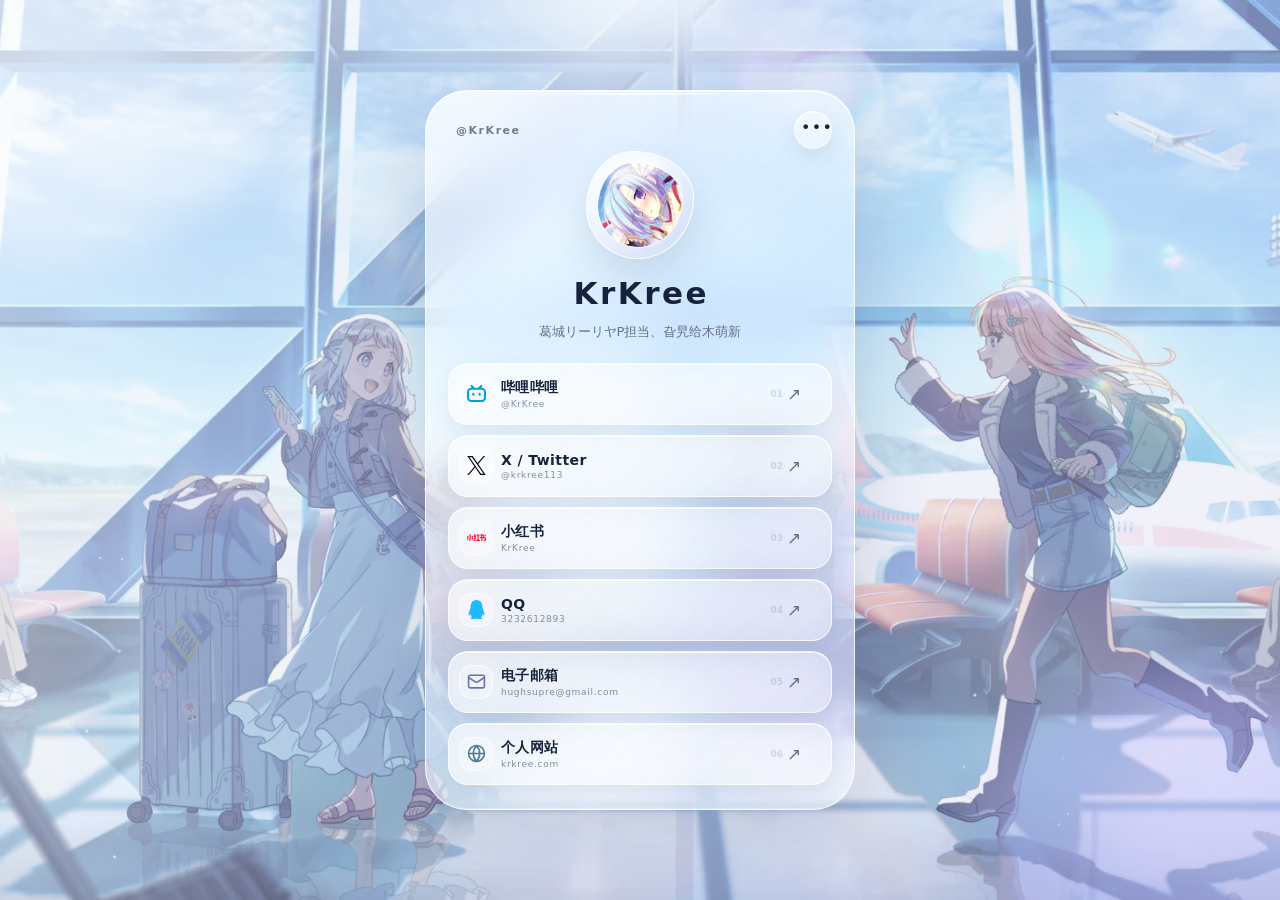
<file: index.html>
<!doctype html>
<html lang="zh-CN">
<head>
  <meta charset="utf-8">
  <meta name="viewport" content="width=device-width,initial-scale=1,viewport-fit=cover">
  <meta name="theme-color" content="#dce5f4">
  <meta name="description" content="KrKree 的个人信息与社交链接聚合页。">
  <title>KrKree · Links</title>
  <link rel="stylesheet" href="./styles.css">
</head>
<body>
  <main class="site-shell">
    <div class="background-photo" aria-hidden="true"></div>
    <div class="ambient ambient-one" aria-hidden="true"></div>
    <div class="ambient ambient-two" aria-hidden="true"></div>
    <section class="profile-card" aria-labelledby="profile-name">
      <div class="liquid-shine" aria-hidden="true"></div>
      <header class="topbar">
        <span class="handle">@KrKree</span>
        <button class="round-button" type="button" aria-label="更多选项"><span>•••</span></button>
      </header>
      <div class="identity">
        <div class="avatar-shell"><img class="avatar-photo" src="./avatar.png" alt="KrKree 的头像"></div>
        <h1 id="profile-name">KrKree</h1>
        <p class="bio">葛城リーリヤP担当、旮旯给木萌新</p>
      </div>
      <nav aria-label="我的链接">
        <ul class="link-list">
          <li><a class="link-card" href="https://space.bilibili.com/107947700" target="_blank" rel="noreferrer"><span class="link-icon icon-bilibili"><span class="icon-mark"></span></span><span class="link-copy"><strong>哔哩哔哩</strong><small>@KrKree</small></span><span class="link-arrow">↗</span><span class="link-index">01</span></a></li>
          <li><a class="link-card" href="https://x.com/krkree113" target="_blank" rel="noreferrer"><span class="link-icon icon-x"><span class="icon-mark"></span></span><span class="link-copy"><strong>X / Twitter</strong><small>@krkree113</small></span><span class="link-arrow">↗</span><span class="link-index">02</span></a></li>
          <li><a class="link-card" href="https://www.xiaohongshu.com/user/profile/66b304bd000000001d020da6" target="_blank" rel="noreferrer"><span class="link-icon icon-xiaohongshu"><span class="icon-mark"></span></span><span class="link-copy"><strong>小红书</strong><small>KrKree</small></span><span class="link-arrow">↗</span><span class="link-index">03</span></a></li>
          <li><a class="link-card" href="https://wpa.qq.com/msgrd?v=3&amp;uin=3232612893&amp;site=qq&amp;menu=yes" target="_blank" rel="noreferrer"><span class="link-icon icon-qq"><span class="icon-mark"></span></span><span class="link-copy"><strong>QQ</strong><small>3232612893</small></span><span class="link-arrow">↗</span><span class="link-index">04</span></a></li>
          <li><a class="link-card" href="mailto:hughsupre@gmail.com"><span class="link-icon icon-mail"><span class="icon-mark"></span></span><span class="link-copy"><strong>电子邮箱</strong><small>hughsupre@gmail.com</small></span><span class="link-arrow">↗</span><span class="link-index">05</span></a></li>
          <li><a class="link-card" href="https://krkree.com" target="_blank" rel="noreferrer"><span class="link-icon icon-globe"><span class="icon-mark"></span></span><span class="link-copy"><strong>个人网站</strong><small>krkree.com</small></span><span class="link-arrow">↗</span><span class="link-index">06</span></a></li>
        </ul>
      </nav>
    </section>
  </main>
</body>
</html>
</file>
<file: styles.css>
:root{--ink:#17233d;--muted:#65718c;--shadow:rgba(40,51,94,.2)}
*{box-sizing:border-box}
html{min-width:320px;background:#dce5f4}
body{margin:0;color:var(--ink);font-family:Inter,ui-sans-serif,system-ui,-apple-system,BlinkMacSystemFont,"Segoe UI","PingFang SC","Microsoft YaHei",sans-serif}
button,a{font:inherit}button{color:inherit}
.site-shell{position:relative;isolation:isolate;display:grid;min-height:100svh;place-items:center;overflow:hidden;padding:42px 20px;background:radial-gradient(circle at 16% 18%,rgba(255,255,255,.95),transparent 30%),radial-gradient(circle at 82% 74%,rgba(221,195,255,.72),transparent 36%),linear-gradient(135deg,#eaf3fb,#d8e1f1 45%,#eee2f5)}
.background-photo{position:absolute;z-index:-4;inset:0;background-image:linear-gradient(135deg,rgba(220,234,249,.28),rgba(232,215,245,.3)),url("./background.png");background-position:center;background-size:cover;filter:saturate(.92)}
.site-shell:before{position:absolute;z-index:-3;inset:0;background:linear-gradient(115deg,rgba(255,255,255,.42),transparent 42%),rgba(208,220,243,.16);content:""}
.ambient{position:absolute;z-index:-2;width:420px;height:420px;border-radius:48% 52% 63% 37%/45% 37% 63% 55%;filter:blur(22px);opacity:.55;animation:drift 13s ease-in-out infinite alternate}
.ambient-one{top:-160px;left:-110px;background:rgba(255,255,255,.72)}
.ambient-two{right:-130px;bottom:-190px;background:rgba(183,171,255,.54);animation-delay:-7s}
.profile-card{position:relative;width:min(100%,430px);overflow:hidden;border:1px solid rgba(255,255,255,.8);border-radius:42px;padding:20px 22px 24px;background:linear-gradient(135deg,rgba(255,255,255,.55),rgba(255,255,255,.16) 54%),rgba(248,251,255,.34);box-shadow:0 34px 90px var(--shadow),inset 0 1px 0 rgba(255,255,255,.92),inset 0 -1px 0 rgba(255,255,255,.24);-webkit-backdrop-filter:blur(28px) saturate(145%);backdrop-filter:blur(28px) saturate(145%)}
.profile-card:before,.profile-card:after{position:absolute;pointer-events:none;content:""}
.profile-card:before{top:-35%;left:-28%;width:72%;height:58%;border-radius:50%;background:radial-gradient(circle,rgba(255,255,255,.58),transparent 67%);transform:rotate(-18deg)}
.profile-card:after{right:-20%;bottom:10%;width:65%;height:34%;border-radius:52% 48% 34% 66%;background:linear-gradient(145deg,rgba(163,206,255,.16),rgba(214,180,255,.23));filter:blur(16px)}
.liquid-shine{position:absolute;top:2px;left:20%;width:58%;height:2px;border-radius:999px;background:linear-gradient(90deg,transparent,#fff,transparent);box-shadow:0 0 20px rgba(255,255,255,.72)}
.topbar,.identity,.link-list,.status{position:relative;z-index:1}
.topbar{display:flex;align-items:center;justify-content:space-between}
.handle{padding-left:8px;color:rgba(42,56,86,.64);font-size:11px;font-weight:700;letter-spacing:.14em}
.round-button{display:grid;width:38px;height:38px;cursor:pointer;place-items:center;border:1px solid rgba(255,255,255,.76);border-radius:50%;background:rgba(255,255,255,.28);box-shadow:0 8px 20px rgba(49,59,98,.1),inset 0 1px 1px rgba(255,255,255,.85);-webkit-backdrop-filter:blur(16px);backdrop-filter:blur(16px)}
.round-button span{transform:translateY(-3px);letter-spacing:.08em}.round-button:hover{background:rgba(255,255,255,.52)}
.identity{display:grid;justify-items:center;padding:2px 18px 20px;text-align:center}
.avatar-shell{position:relative;display:grid;width:108px;height:108px;margin-bottom:16px;place-items:center;border:1px solid rgba(255,255,255,.84);border-radius:43% 57% 52% 48%/52% 43% 57% 48%;background:linear-gradient(145deg,rgba(255,255,255,.68),rgba(210,215,255,.26)),rgba(255,255,255,.26);box-shadow:0 17px 36px rgba(62,71,115,.14),inset 8px 9px 20px rgba(255,255,255,.42),inset -8px -9px 20px rgba(147,158,214,.18);animation:morph 8s ease-in-out infinite}
.avatar-shell:after{position:absolute;top:8px;left:19px;width:52%;height:22%;border-radius:50%;background:rgba(255,255,255,.7);filter:blur(5px);content:"";transform:rotate(-13deg)}
.avatar-photo{display:block;width:86px;height:86px;border:1px solid rgba(255,255,255,.64);border-radius:inherit;object-fit:cover}
h1{margin:0;font-size:31px;font-weight:730;letter-spacing:.08em;line-height:1.2;text-indent:.08em}
.bio{max-width:290px;margin:8px 0 0;color:var(--muted);font-size:13px;line-height:1.7}
.link-list{display:grid;gap:10px;margin:0;padding:0;list-style:none}
.link-card{position:relative;display:grid;min-height:62px;grid-template-columns:40px 1fr 34px;align-items:center;overflow:hidden;border:1px solid rgba(255,255,255,.69);border-radius:20px;padding:8px 10px;background:linear-gradient(135deg,rgba(255,255,255,.48),rgba(255,255,255,.2)),rgba(238,245,255,.2);box-shadow:0 9px 22px rgba(55,66,107,.09),inset 0 1px 1px rgba(255,255,255,.82);color:var(--ink);text-decoration:none;-webkit-backdrop-filter:blur(18px) saturate(135%);backdrop-filter:blur(18px) saturate(135%);transition:transform .22s cubic-bezier(.2,.8,.2,1),background .22s,box-shadow .22s}
.link-card:before{position:absolute;inset:0 auto auto 13%;width:54%;height:1px;background:linear-gradient(90deg,transparent,rgba(255,255,255,.96),transparent);content:""}
.link-card:hover,.link-card:focus-visible{z-index:2;background:linear-gradient(135deg,rgba(255,255,255,.7),rgba(255,255,255,.26)),rgba(238,245,255,.3);box-shadow:0 15px 34px rgba(55,66,107,.15),inset 0 1px 1px #fff;outline:none;transform:translateY(-3px) scale(1.012)}
.link-icon{display:grid;width:34px;height:34px;place-items:center;border:1px solid rgba(255,255,255,.68);border-radius:13px;background:rgba(255,255,255,.24);color:#4a5877}.icon-mark{width:19px;height:19px;background:var(--icon-color,currentColor);-webkit-mask:var(--icon) center/contain no-repeat;mask:var(--icon) center/contain no-repeat}.icon-bilibili{--icon:url("./icons/bilibili.svg");--icon-color:#00a1d6}.icon-x{--icon:url("./icons/x.svg");--icon-color:#111}.icon-xiaohongshu{--icon:url("./icons/xiaohongshu.svg");--icon-color:#ff2442}.icon-qq{--icon:url("./icons/qq.svg");--icon-color:#1ebafc}.icon-mail{--icon:url("./icons/mail.svg");--icon-color:#6c72a5}.icon-globe{--icon:url("./icons/globe.svg");--icon-color:#4a7d90}
.link-copy{display:grid;gap:2px;padding-left:2px}.link-copy strong{font-size:14px;font-weight:680;letter-spacing:.03em}.link-copy small{color:rgba(83,96,126,.7);font-size:9px;letter-spacing:.08em}
.link-arrow{color:rgba(45,58,88,.7);font-size:17px;transition:transform .22s}.link-card:hover .link-arrow,.link-card:focus-visible .link-arrow{transform:translate(3px,-3px)}
.link-index{position:absolute;right:48px;color:rgba(42,55,82,.16);font-size:9px;font-weight:800}
.status{display:flex;align-items:center;justify-content:center;gap:8px;margin-top:20px;color:#54766e;font-size:11px;font-weight:650;letter-spacing:.05em}
.status-dot{width:7px;height:7px;border-radius:50%;background:#6aa58f;box-shadow:0 0 0 5px rgba(105,164,143,.12);animation:pulse 2.8s ease-in-out infinite}
@keyframes drift{to{transform:translate(42px,28px) rotate(9deg) scale(1.08)}}
@keyframes morph{50%{border-radius:58% 42% 44% 56%/40% 56% 44% 60%}}
@keyframes pulse{50%{opacity:.62;box-shadow:0 0 0 8px rgba(105,164,143,0)}}
@media(max-width:520px){.site-shell{min-height:100svh;place-items:center;overflow:visible;padding:max(14px,env(safe-area-inset-top)) max(12px,env(safe-area-inset-right)) max(14px,env(safe-area-inset-bottom)) max(12px,env(safe-area-inset-left))}.site-shell:before{background:linear-gradient(115deg,rgba(255,255,255,.2),transparent 48%),rgba(208,220,243,.08)}.profile-card{width:100%;min-height:auto;border:1px solid rgba(255,255,255,.74);border-radius:30px;padding:16px 14px 20px;background:linear-gradient(135deg,rgba(255,255,255,.38),rgba(255,255,255,.1) 56%),rgba(235,243,255,.14);box-shadow:0 22px 55px rgba(40,51,94,.18),inset 0 1px 0 rgba(255,255,255,.84);-webkit-backdrop-filter:blur(20px) saturate(135%);backdrop-filter:blur(20px) saturate(135%)}.identity{padding:0 12px 17px}.avatar-shell{width:90px;height:90px;margin-bottom:13px}.avatar-photo{width:72px;height:72px}h1{font-size:29px}.bio{margin-top:6px;font-size:12px}.link-list{gap:8px}.link-card{min-height:55px;border-radius:18px}}
@media(prefers-reduced-motion:reduce){*,*:before,*:after{animation-duration:.01ms!important;animation-iteration-count:1!important;transition-duration:.01ms!important}}
</file>
